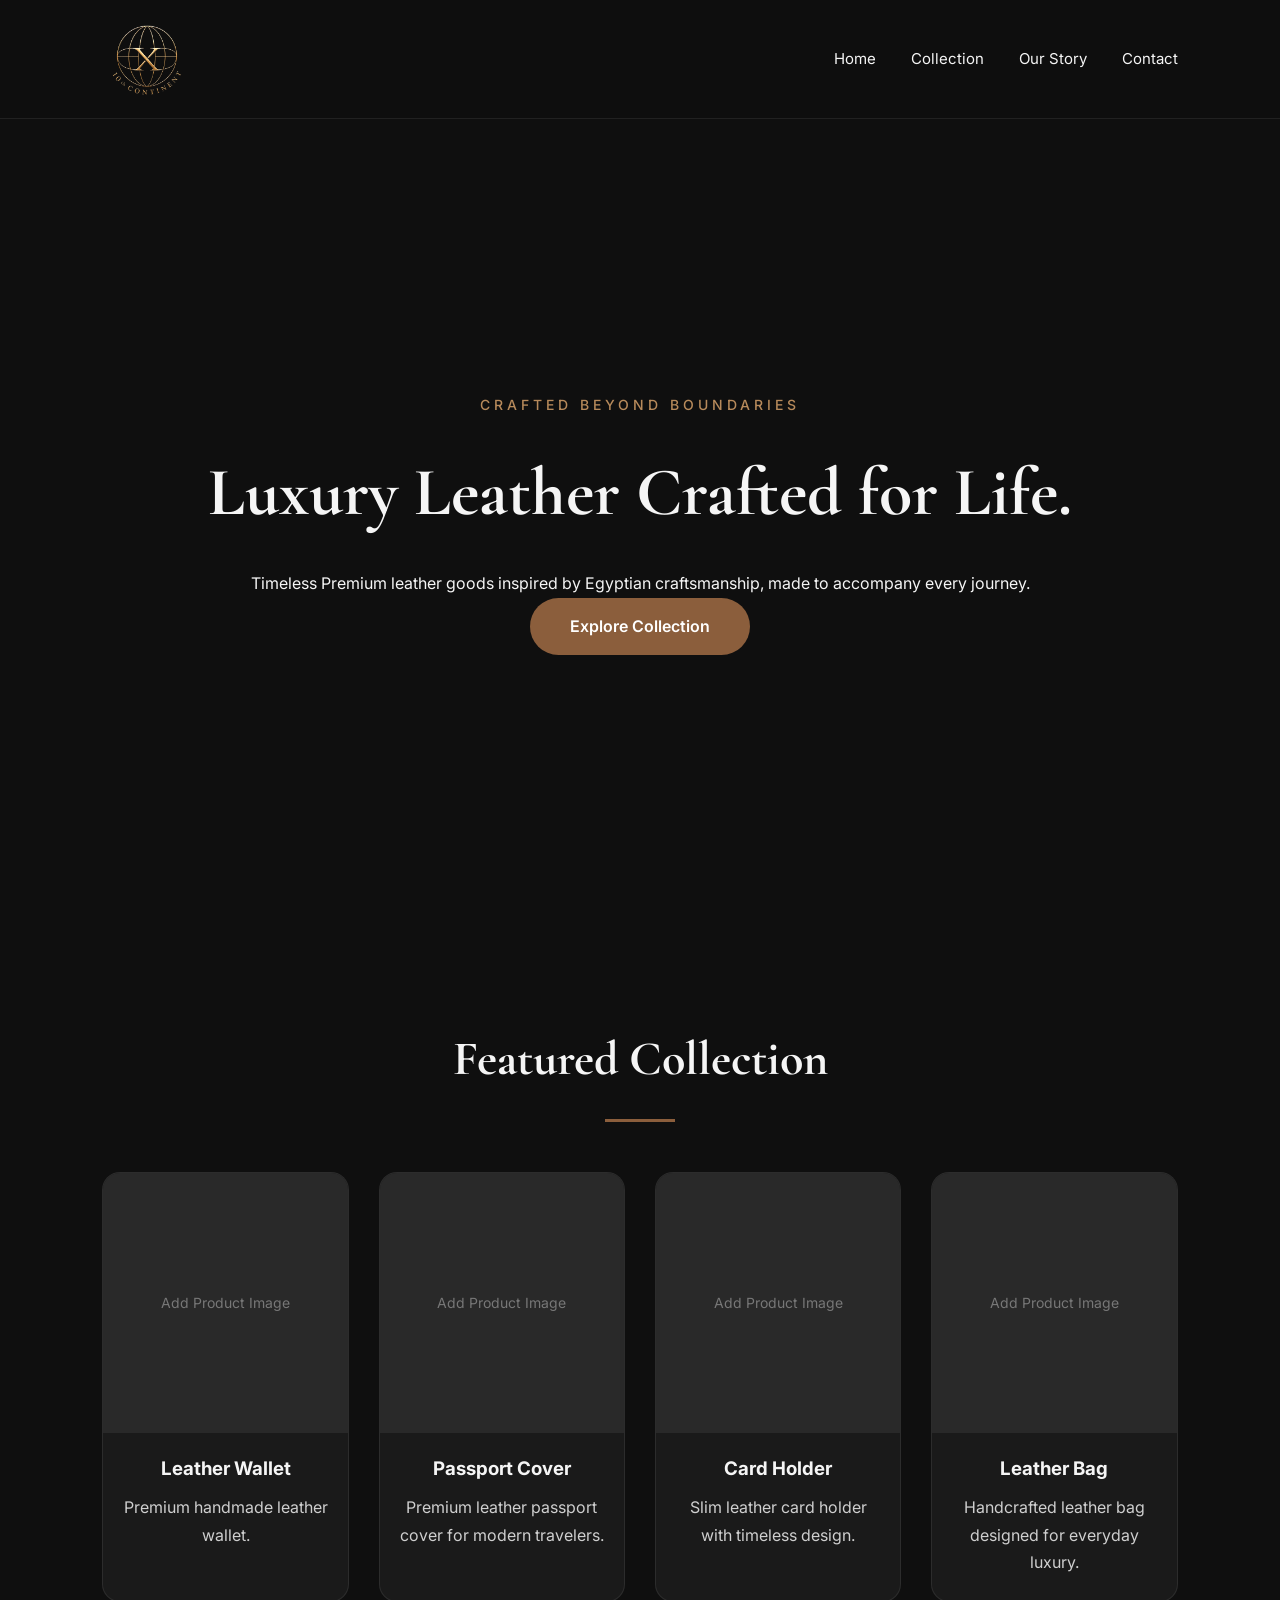
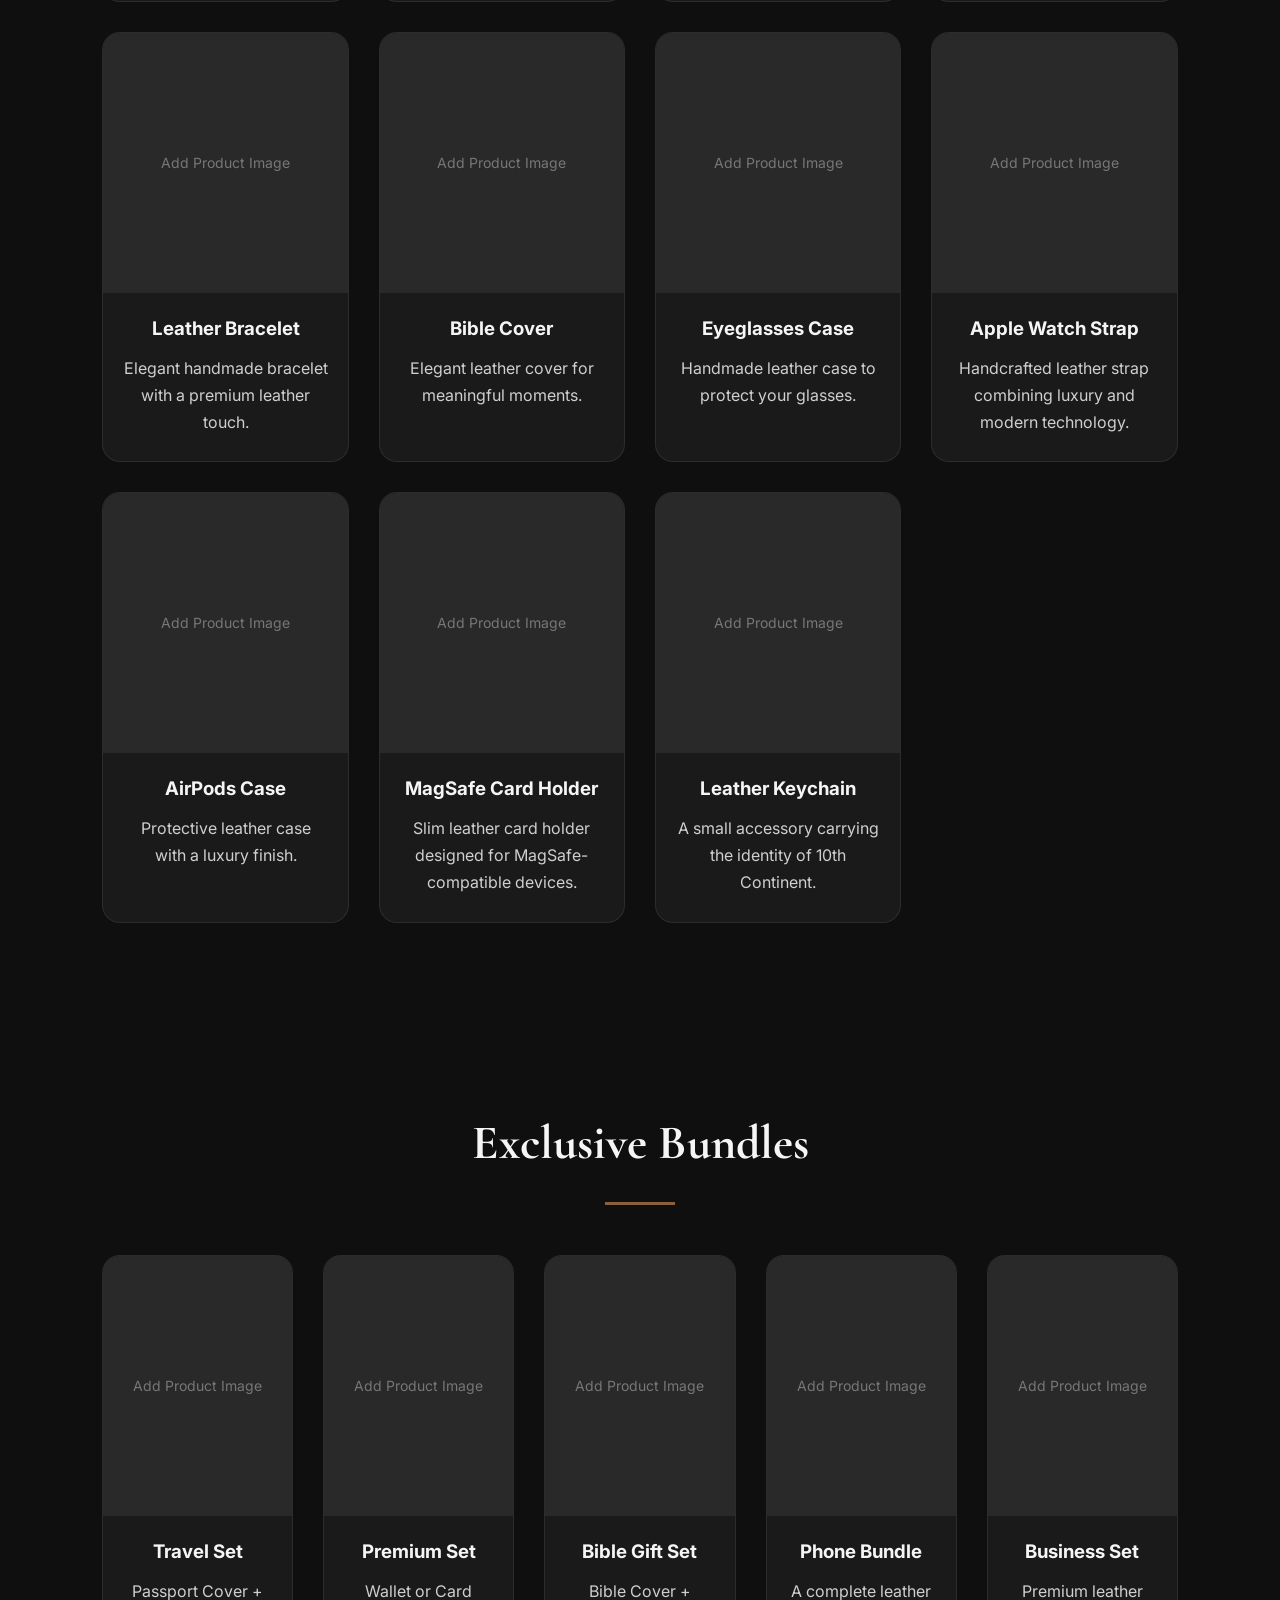
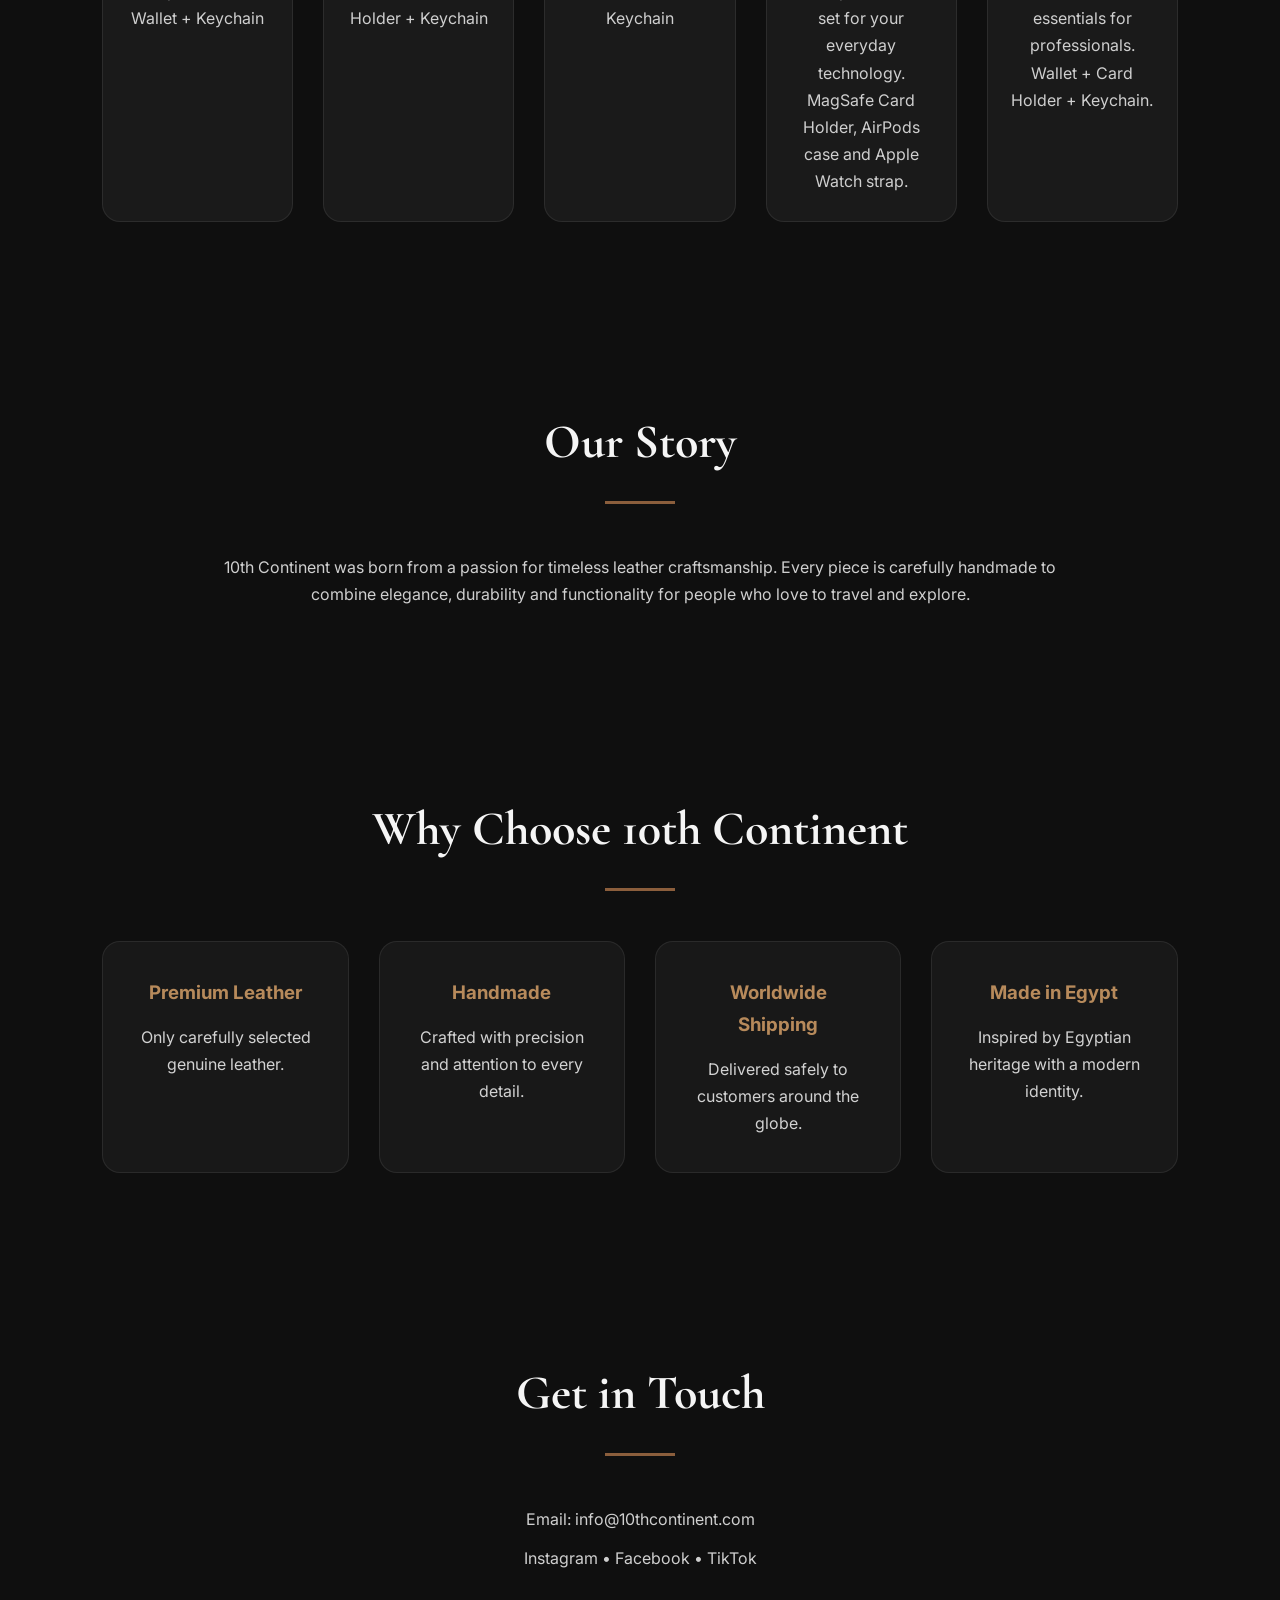
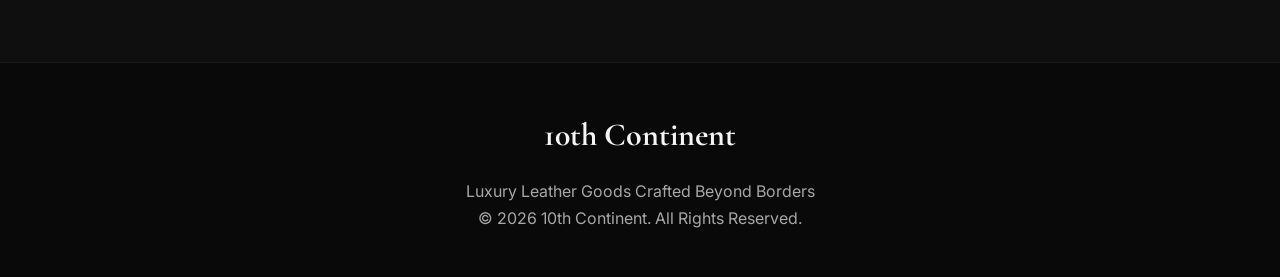
<file: index.html>
<!DOCTYPE html>
<html lang="en">

<head>
    <meta charset="UTF-8">
    <meta name="viewport" content="width=device-width, initial-scale=1.0">
    <title>10th Continent | Luxury Leather Goods</title>

    <link rel="stylesheet" href="style.css">

    <link rel="preconnect" href="https://fonts.googleapis.com">
    <link rel="preconnect" href="https://fonts.gstatic.com" crossorigin>

    <link href="https://fonts.googleapis.com/css2?family=Cormorant+Garamond:wght@500;700&family=Inter:wght@300;400;500;600&display=swap" rel="stylesheet">
</head>

<body>

    <!-- Navigation -->

    <nav class="navbar">

        <div class="logo">
            <img src="logo.png" alt="10th Continent Logo">
        </div>

        <ul class="nav-links">
            <li><a href="#home">Home</a></li>
            <li><a href="#collection">Collection</a></li>
            <li><a href="#story">Our Story</a></li>
            <li><a href="#contact">Contact</a></li>
        </ul>

    </nav>

    <!-- Hero -->

    <header id="home" class="hero">

        <div class="slogan">Crafted Beyond Boundaries</div>

        <h1>Luxury Leather Crafted for Life.</h1>

        <p>
            Timeless Premium leather goods inspired by Egyptian craftsmanship,
            made to accompany every journey.
        </p>

        <a href="#collection" class="btn">
            Explore Collection
        </a>

    </header>

    <!-- Collection -->
<!-- Collection -->

<section id="collection" class="collection">

    <h2>Featured Collection</h2>

    <div class="products">

    <div class="card">
        <div class="placeholder"></div>
        <h3>Leather Wallet</h3>
        <p>Premium handmade leather wallet.</p>
    </div>


    <div class="card">
        <div class="placeholder"></div>
        <h3>Passport Cover</h3>
        <p>Premium leather passport cover for modern travelers.</p>
    </div>


    <div class="card">
        <div class="placeholder"></div>
        <h3>Card Holder</h3>
        <p>Slim leather card holder with timeless design.</p>
    </div>


    <div class="card">
        <div class="placeholder"></div>
        <h3>Leather Bag</h3>
        <p>Handcrafted leather bag designed for everyday luxury.</p>
    </div>


    <div class="card">
        <div class="placeholder"></div>
        <h3>Leather Bracelet</h3>
        <p>Elegant handmade bracelet with a premium leather touch.</p>
    </div>


    <div class="card">
        <div class="placeholder"></div>
        <h3>Bible Cover</h3>
        <p>Elegant leather cover for meaningful moments.</p>
    </div>


    <div class="card">
        <div class="placeholder"></div>
        <h3>Eyeglasses Case</h3>
        <p>Handmade leather case to protect your glasses.</p>
    </div>


    <div class="card">
        <div class="placeholder"></div>
        <h3>Apple Watch Strap</h3>
        <p>Handcrafted leather strap combining luxury and modern technology.</p>
    </div>


    <div class="card">
        <div class="placeholder"></div>
        <h3>AirPods Case</h3>
        <p>Protective leather case with a luxury finish.</p>
    </div>

    <div class="card">
       <div class="placeholder"></div>
       <h3>MagSafe Card Holder</h3>
       <p>Slim leather card holder designed for MagSafe-compatible devices.</p>
    </div>    

    <div class="card">
        <div class="placeholder"></div>
        <h3>Leather Keychain</h3>
        <p>A small accessory carrying the identity of 10th Continent.</p>
    </div>

</div>
            
 </section>


<!-- Bundles -->

<section class="bundles">

    <h2>Exclusive Bundles</h2>


   <div class="bundle-products">


        <div class="card">

            <div class="placeholder"></div>

            <h3>Travel Set</h3>

            <p>
                Passport Cover + Wallet + Keychain
            </p>

        </div>


        <div class="card">

            <div class="placeholder"></div>

            <h3>Premium Set</h3>

            <p>
                Wallet or Card Holder + Keychain
            </p>

        </div>


        <div class="card">

            <div class="placeholder"></div>

            <h3>Bible Gift Set</h3>

            <p>
                Bible Cover + Keychain
            </p>

        </div>
        
      <div class="card">
        
         <div class="placeholder"></div>  
          
        <h3>Phone Bundle</h3>

        <p>
            A complete leather set for your everyday technology.
            MagSafe Card Holder, AirPods case and Apple Watch strap.
        </p>

        </div>
    <div class="card">

    <div class="placeholder"></div>

    <h3>Business Set</h3>

    <p>
        Premium leather essentials for professionals.
        Wallet + Card Holder + Keychain.
    </p>

</div>

</div>

</section>
  
    <!-- Story -->

    <section id="story" class="story">

        <h2>Our Story</h2>

        <p>
            10th Continent was born from a passion for timeless leather craftsmanship.
            Every piece is carefully handmade to combine elegance,
            durability and functionality for people who love to travel and explore.
        </p>

    </section>

    <!-- Features -->

    <section class="features">

        <h2>Why Choose 10th Continent</h2>

        <div class="feature-grid">

            <div class="feature">
                <h3>Premium Leather</h3>
                <p>Only carefully selected genuine leather.</p>
            </div>

            <div class="feature">
                <h3>Handmade</h3>
                <p>Crafted with precision and attention to every detail.</p>
            </div>

            <div class="feature">
                <h3>Worldwide Shipping</h3>
                <p>Delivered safely to customers around the globe.</p>
            </div>

            <div class="feature">
                <h3>Made in Egypt</h3>
                <p>Inspired by Egyptian heritage with a modern identity.</p>
            </div>

        </div>

    </section>

    <!-- Contact -->

    <section id="contact" class="contact">

        <h2>Get in Touch</h2>

        <p>Email: info@10thcontinent.com</p>

        <p>
            Instagram • Facebook • TikTok
        </p>

    </section>

    <!-- Footer -->

    <footer>

        <h3>10th Continent</h3>

        <p>
            Luxury Leather Goods Crafted Beyond Borders
        </p>

        <p>
            © 2026 10th Continent. All Rights Reserved.
        </p>

    </footer>

</body>

</html>
</file>
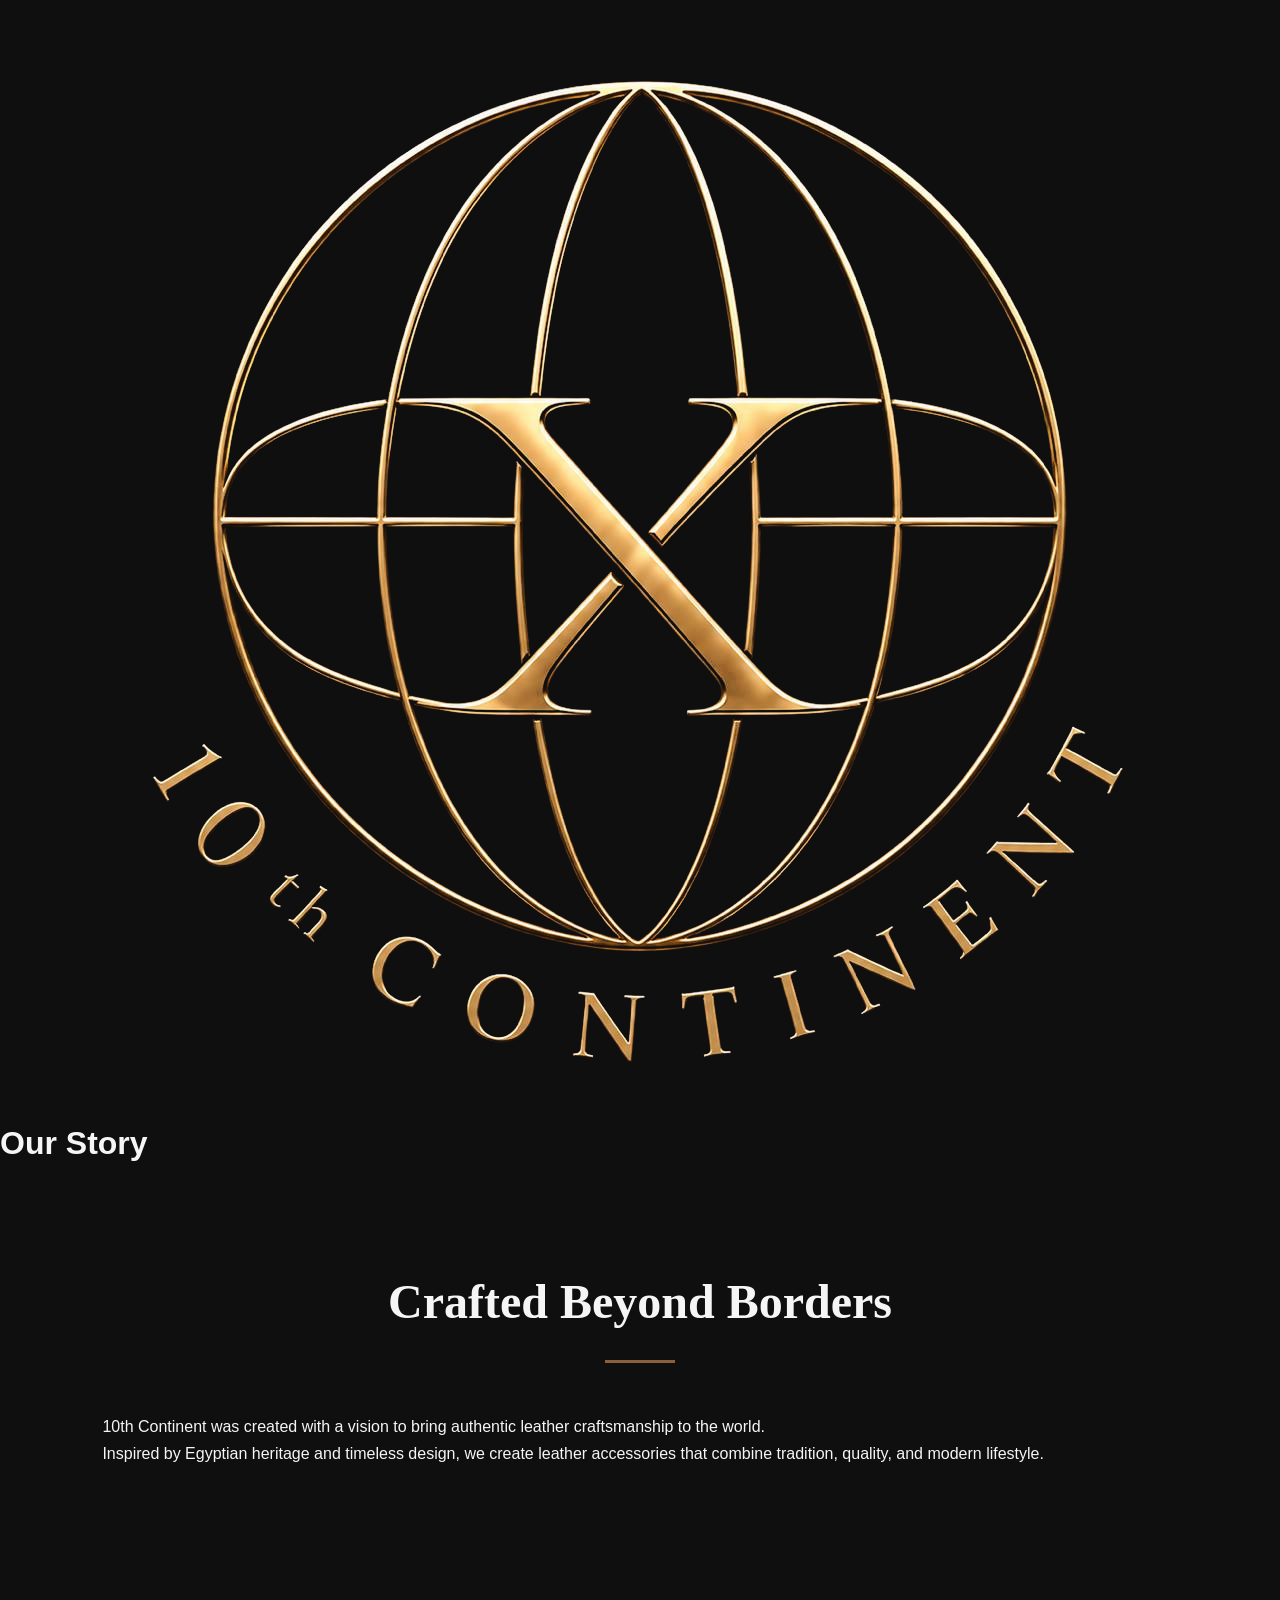
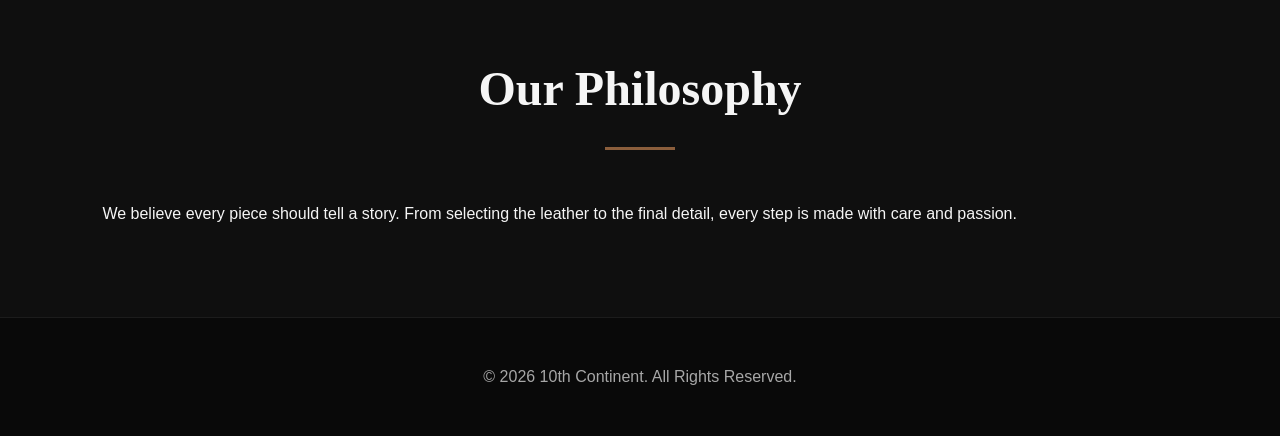
<file: about.html>
<!DOCTYPE html>
<html lang="en">

<head>
    <meta charset="UTF-8">
    <meta name="viewport" content="width=device-width, initial-scale=1.0">
    <title>About Us | 10th Continent</title>
    <link rel="stylesheet" href="style.css">
</head>

<body>

<header>

    <img src="logo.png" alt="10th Continent Logo">

    <h1>Our Story</h1>

</header>


<section>

    <h2>Crafted Beyond Borders</h2>

    <p>
        10th Continent was created with a vision to bring
        authentic leather craftsmanship to the world.
    </p>

    <p>
        Inspired by Egyptian heritage and timeless design,
        we create leather accessories that combine tradition,
        quality, and modern lifestyle.
    </p>

</section>


<section>

    <h2>Our Philosophy</h2>

    <p>
        We believe every piece should tell a story.
        From selecting the leather to the final detail,
        every step is made with care and passion.
    </p>

</section>


<footer>

    <p>
        © 2026 10th Continent. All Rights Reserved.
    </p>

</footer>


</body>
</html>
</file>
<file: style.css>
/* ==========================
   10th Continent
========================== */

*{
    margin:0;
    padding:0;
    box-sizing:border-box;
}

html{
    scroll-behavior:smooth;
}

body{

    font-family:"Inter",sans-serif;

    background:#0f0f0f;

    color:#f5f5f5;

    line-height:1.7;

}

/* ==========================
   Navbar
========================== */

.navbar{
   
    position:sticky;
    top:0;

    display:flex;

    justify-content:space-between;

    align-items:center;

    padding:20px 8%;

    background:rgba(15,15,15,.95);

    backdrop-filter:blur(8px);

    z-index:1000;

    border-bottom:1px solid rgba(255,255,255,.08);

}


.logo img{

    width:90px;

    height:auto;

    display:block;

}

.nav-links{

    display:flex;

    gap:35px;

    list-style:none;

}

.nav-links a{

    text-decoration:none;

    color:#f5f5f5;

    transition:.3s;

    font-size:15px;

}

.nav-links a:hover{

    color:#b78a5b;

}

 /* ==========================
Hero
========================== */

.hero{

    min-height:90vh;

    display:flex;

    flex-direction:column;

    justify-content:center;

    align-items:center;

    text-align:center;

    padding:40px;

}


/* ==========================
Brand Slogan
========================== */

.slogan{

    font-family:"Inter",sans-serif;

    font-size:14px;

    letter-spacing:4px;

    text-transform:uppercase;

    color:#b78a5b;

    margin-bottom:18px;

    font-weight:500;

}


/* ==========================
Hero Title
========================== */

.hero h1{

    font-family:"Cormorant Garamond",serif;

    font-size:68px;

    max-width:900px;

    margin-bottom:20px;

}
    font-family:"Cormorant Garamond",serif;

    font-size:68px;

    max-width:900px;

    margin-bottom:20px;

}

.hero p{

    max-width:700px;

    color:#cfcfcf;

    margin-bottom:35px;

    font-size:18px;

}

.btn{

    background:#8B5E3C;

    color:white;

    text-decoration:none;

    padding:15px 40px;

    border-radius:40px;

    transition:.3s;

    font-weight:600;

}

.btn:hover{

    background:#b78a5b;

    transform:translateY(-4px);

}

/* ==========================
Sections
========================== */

section{

    padding:90px 8%;

}

section h2{

    text-align:center;

    font-family:"Cormorant Garamond",serif;

    font-size:48px;

    margin-bottom:50px;

}

/* ==========================
Products
========================== */

.products{
   
    display:grid;
   
    grid-template-columns:repeat(4,1fr) !important;
   
    gap:30px;
   
}

.card{

    background:#1a1a1a;

    border-radius:18px;

    overflow:hidden;

    transition:.35s;

    border:1px solid rgba(255,255,255,.08);
   
    text-align:center;

}

.card:hover{

    transform:translateY(-10px);

    border-color:#8B5E3C;

}

.placeholder{

    height:260px;

    background:#292929;

}

.card h3{

    padding:20px 10px 10px;

    text-align:center;

}


.card p{

    text-align:center;

    padding:0 20px 25px;

    color:#cfcfcf;

}

/* ==========================
Story
========================== */

.story{

    text-align:center;

}

.story p{

    max-width:850px;

    margin:auto;

    color:#cfcfcf;

}

/* ==========================
Features
========================== */

.feature-grid{

    display:grid;

    grid-template-columns:repeat(auto-fit,minmax(240px,1fr));

    gap:30px;

}

.feature{

    background:#181818;

    border-radius:18px;

    padding:35px;

    transition:.3s;

    border:1px solid rgba(255,255,255,.08);

    text-align:center;

}

.feature:hover{

    border-color:#8B5E3C;

    transform:translateY(-8px);

}

.feature h3{

    margin-bottom:15px;

    color:#b78a5b;

}

.feature p{

   text-align:center;

    color:#d2d2d2;

}

/* ==========================
Contact
========================== */

.contact{

    text-align:center;

}

.contact p{

    margin-top:12px;

    color:#cfcfcf;

}

/* ==========================
Footer
========================== */

footer{

    background:#090909;

    text-align:center;

    padding:45px 20px;

    border-top:1px solid rgba(255,255,255,.08);

}

footer h3{

    font-family:"Cormorant Garamond",serif;

    font-size:32px;

    margin-bottom:15px;

}

footer p{

    color:#a7a7a7;

}

/* ==========================
Responsive
========================== */

@media(max-width:768px){

    .navbar{

        flex-direction:column;

        gap:20px;

    }

    .nav-links{

        gap:18px;

        flex-wrap:wrap;

        justify-content:center;

    }

    .hero h1{

        font-size:42px;

    }

    section h2{

        font-size:34px;

    }

}
/* ==========================
   Luxury Enhancements
========================== */

/* Hero Background */

.hero{

    position:relative;

    overflow:hidden;

}

.hero::before{

    content:"";

    position:absolute;

    inset:0;

    background:
    linear-gradient(
        rgba(15,15,15,.85),
        rgba(15,15,15,.95)
    );

    z-index:-1;

}


/* Logo Animation */

.logo img{

    transition:.4s;

}

.logo img:hover{

    transform:scale(1.08);

}


/* Smooth appearance */

.hero h1,
.hero p,
.hero .btn{

    animation:fadeUp 1s ease forwards;

}


@keyframes fadeUp{

    from{

        opacity:0;

        transform:translateY(30px);

    }

    to{

        opacity:1;

        transform:translateY(0);

    }

}


/* Gold/Brown line under headings */

section h2::after{

    content:"";

    display:block;

    width:70px;

    height:3px;

    background:#8B5E3C;

    margin:18px auto 0;

}


/* Product image future area */

.placeholder{

    position:relative;

    overflow:hidden;

}


.placeholder::after{

    content:"Add Product Image";

    position:absolute;

    inset:0;

    display:flex;

    align-items:center;

    justify-content:center;

    color:#777;

    font-size:14px;

}

/* ==========================
   Bundles
========================== */

.bundles .bundle-products{

    display:grid;

    grid-template-columns:repeat(5,1fr);

    gap:30px;

}

.bundles .card{

    width:100%;

}
/* ==========================
   Responsive Design
========================== */

@media(max-width:1000px){

    .products{

        grid-template-columns:repeat(2,1fr);

    }

}


@media(max-width:600px){

    .products{

       grid-template-columns:repeat(2,1fr);

    }

    .hero h1{

        font-size:42px;

    }

   .nav-links{

    flex-direction:column;

    gap:15px;

}

}

/* ==========================
   Product Luxury Hover
========================== */

.card{
    position:relative;
}

.placeholder{
    transition:.5s ease;
}

.card:hover .placeholder{
    transform:scale(1.05);
}
</file>
